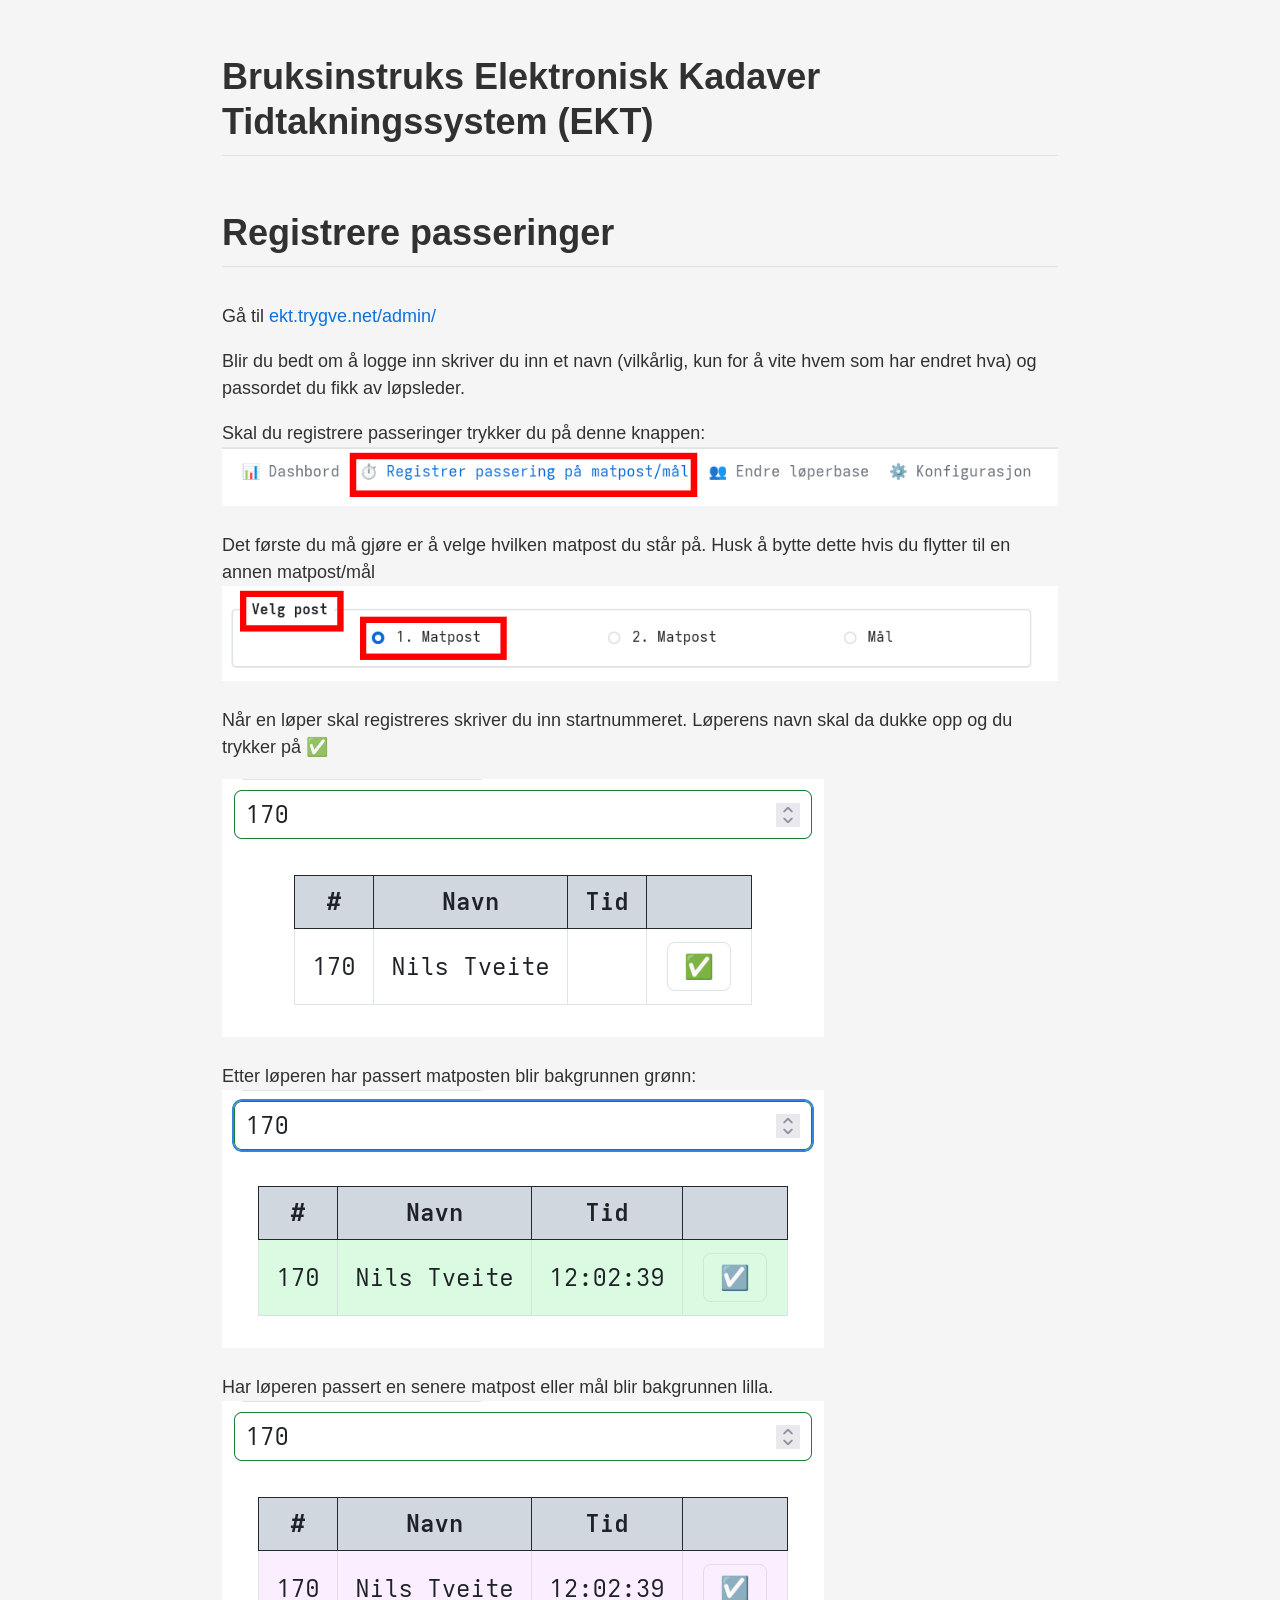
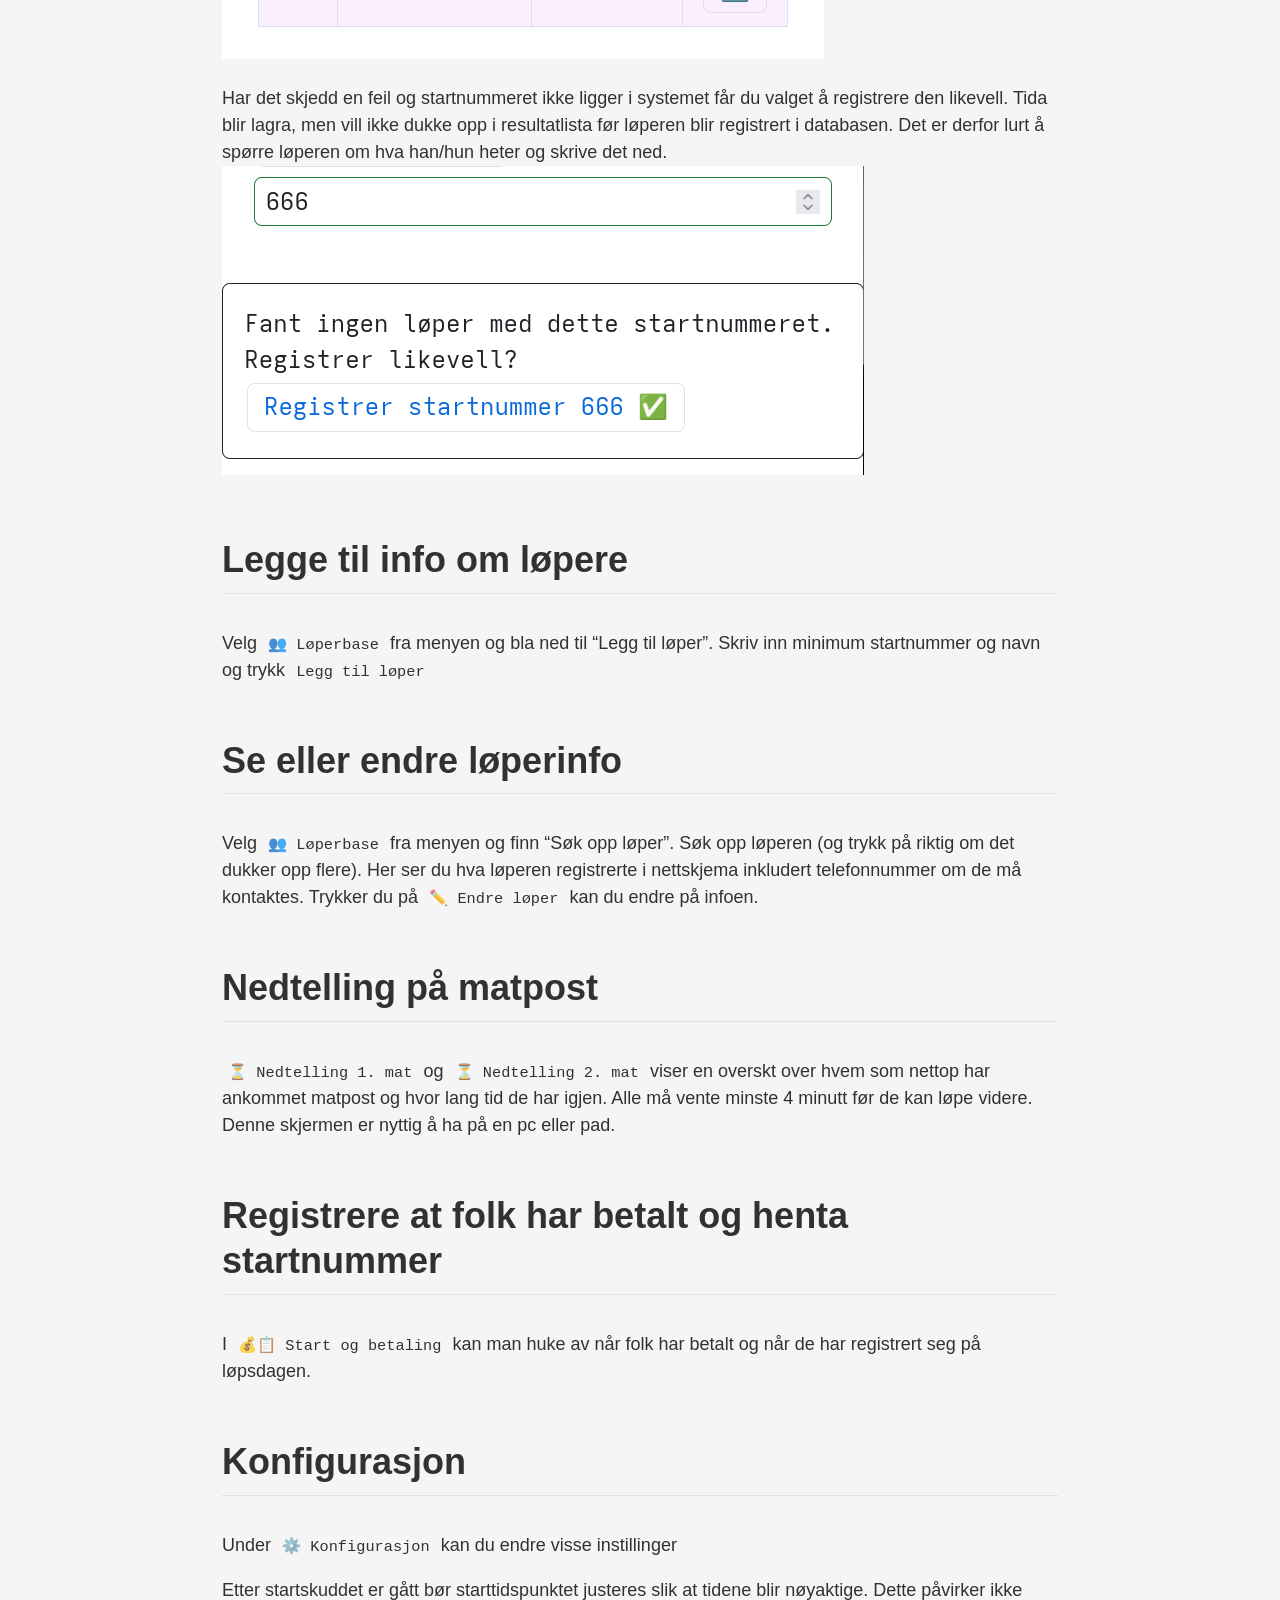
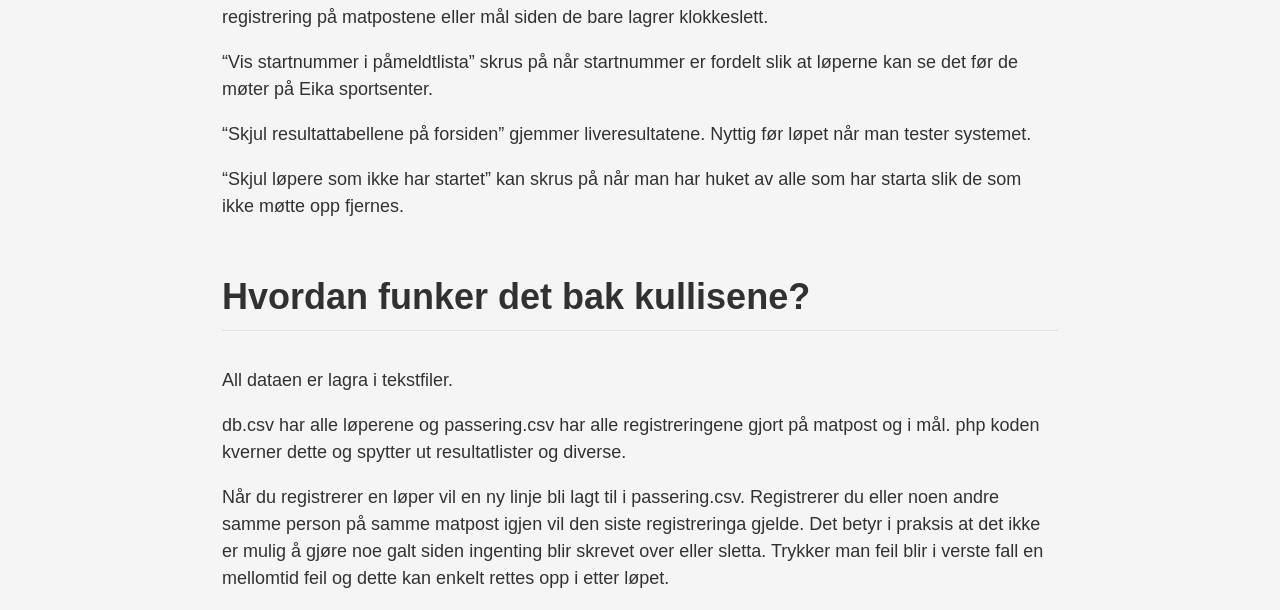
<file: instruks/index.html>
<!DOCTYPE html>
<html xmlns="http://www.w3.org/1999/xhtml">
<head>
  <meta charset="utf-8" />
  <meta name="generator" content="pandoc 3.12" />
  <meta name="viewport" content="width=device-width, initial-scale=1.0, user-scalable=yes" />
  <title>Bruksinstruks Elektronisk Kadaver Tidtakningssystem (EKT)</title>
  <style>

span.smallcaps{font-variant: small-caps;}
div.columns{display: flex; gap: 1.5em;}
div.column{flex: auto;}
@media screen {
div.columns{gap: min(4vw, 1.5em);}
div.column{overflow-x: auto;}
}
div.hanging-indent{margin-left: 1.5em; text-indent: -1.5em;}

ul.task-list[class]{list-style: none;}
ul.task-list li input[type="checkbox"] {
font-size: inherit;
width: 0.8em;
margin: 0 0.8em 0.2em -1.6em;
vertical-align: middle;
}
</style>
  <style type="text/css">@font-face {
font-family: fira-sans;
src: local("FiraSans-Regular");
}
@font-face {
font-family: fira-mono;
src: local("FiraMono-Regular");
}
@font-face {
font-family: color-emoji;
src: local("Noto Color Emoji"), local("Apple Color Emoji"), local("Segoe UI Emoji"), local("Segoe UI Symbol");
}
:root {
--text-color: #24292e;
--background-color: #ffffff;
--alt-background-color: #f6f8fa;
--link-color: #0366d6;
--blockquote-text-color: #6a737d;
--blockquote-border-color: #dfe2e5;
--header-border-color: #eaecef;
--hr-background-color: #e1e4e8;
--table-tr-border-color: #c6cbd1;
--table-td-border-color: #dfe2e5;
--kbd-text-color: #444d56;
--kbd-background-color: #fafbfc;
--kbd-border-color: #c6cbd1;
--kbd-shadow-color: #959da5;
--topbars-height: 0px;
}
* {
box-sizing: border-box;
}
html {
font-size: 16px;
}
body {
color: var(--text-color);
background-color: var(--background-color);
font-family: "Fira Sans", fira-sans, sans-serif, color-emoji;
line-height: 1.5;
word-wrap: break-word;
max-width: 980px;
margin: auto;
margin-top: var(--topbars-height);
padding: 0 4em;
}
body > :first-child {
margin-top: 0 !important;
}
@media screen and (max-width: 799px) {
html {
font-size: 14px;
}
body {
padding: 0 1em;
}
}
@media screen and (min-width: 1280px) {
html {
font-size: 18px;
}
}
a {
background-color: transparent;
color: var(--link-color);
text-decoration: none;
}
a:active,
a:hover {
outline-width: 0;
}
a:hover {
text-decoration: underline;
}
strong {
font-weight: bold;
}
img {
border-style: none;
}
hr {
box-sizing: content-box;
height: 0.25em;
padding: 0;
margin: 1.5em 0;
overflow: hidden;
background-color: var(--hr-background-color);
border: 0;
}
hr::before {
display: table;
content: "";
}
hr::after {
display: table;
clear: both;
content: "";
}
input {
font-family: inherit;
font-size: inherit;
line-height: inherit;
margin: 0;
overflow: visible;
}
[type="checkbox"] {
box-sizing: border-box;
padding: 0;
}
table {
border-spacing: 0;
border-collapse: collapse;
}
td,
th {
padding: 0;
}
h1,
h2,
h3,
h4,
h5,
h6 {
font-weight: bold;
margin: 0;
}
h1 {
font-size: 2em;
}
h2 {
font-size: 1.5em;
}
h3 {
font-size: 1.25em;
}
h4 {
font-size: 1em;
}
h5 {
font-size: 0.875em;
}
h6 {
font-size: 0.85em;
}
p {
margin-top: 0;
margin-bottom: 0.625em;
}
blockquote {
margin: 0;
}
ul,
ol {
padding-left: 0;
margin-top: 0;
margin-bottom: 0;
}
ol ol,
ul ol {
list-style-type: lower-roman;
}
ul ul ol,
ul ol ol,
ol ul ol,
ol ol ol {
list-style-type: lower-alpha;
}
dd {
margin-left: 0;
}
code,
kbd,
pre {
font-family: "Fira Mono", fira-mono, monospace, color-emoji;
font-size: 1em;
word-wrap: normal;
}
code {
border-radius: 0.1875em;
font-size: 0.85em;
padding: 0.2em 0.4em;
margin: 0;
}
pre {
margin-top: 0;
margin-bottom: 0;
font-size: 0.75em;
}
pre>code {
padding: 0;
margin: 0;
font-size: 1em;
word-break: normal;
white-space: pre;
background: transparent;
border: 0;
}
.highlight {
margin-bottom: 1em;
}
.highlight pre {
margin-bottom: 0;
word-break: normal;
}
.highlight pre,
pre {
padding: 1em;
overflow: auto;
font-size: 0.85em;
line-height: 1.5;
background-color: var(--alt-background-color);
border-radius: 0.1875em;
}
pre code {
background-color: transparent;
border: 0;
display: inline;
padding: 0;
margin: 0;
overflow: visible;
line-height: inherit;
word-wrap: normal;
}
.pl-0 {
padding-left: 0 !important;
}
.pl-1 {
padding-left: 0.25em !important;
}
.pl-2 {
padding-left: 0.5em !important;
}
.pl-3 {
padding-left: 1em !important;
}
.pl-4 {
padding-left: 1.5em !important;
}
.pl-5 {
padding-left: 2em !important;
}
.pl-6 {
padding-left: 2.5em !important;
}
.markdown-body::before {
display: table;
content: "";
}
.markdown-body::after {
display: table;
clear: both;
content: "";
}
.markdown-body>*:first-child {
margin-top: 0 !important;
}
.markdown-body>*:last-child {
margin-bottom: 0 !important;
}
a:not([href]) {
color: inherit;
text-decoration: none;
}
.anchor {
float: left;
padding-right: 0.25em;
margin-left: -1.25em;
line-height: 1;
}
.anchor:focus {
outline: none;
}
p,
blockquote,
ul,
ol,
dl,
table,
pre {
margin-top: 0;
margin-bottom: 1em;
}
blockquote {
padding: 0 1em;
color: var(--blockquote-text-color);
border-left: 0.25em solid var(--blockquote-border-color);
}
blockquote>:first-child {
margin-top: 0;
}
blockquote>:last-child {
margin-bottom: 0;
}
kbd {
display: inline-block;
padding: 0.1875em 0.3125em;
font-size: 0.6875em;
line-height: 1;
color: var(--kbd-text-color);
vertical-align: middle;
background-color: var(--kbd-background-color);
border: solid 1px var(--kbd-border-color);
border-bottom-color: var(--kbd-shadow-color);
border-radius: 3px;
box-shadow: inset 0 -1px 0 var(--kbd-shadow-color);;
}
h1,
h2,
h3,
h4,
h5,
h6 {
margin-top: 1.5em;
margin-bottom: 1em;
font-weight: bold;
line-height: 1.25;
}
h1:hover .anchor,
h2:hover .anchor,
h3:hover .anchor,
h4:hover .anchor,
h5:hover .anchor,
h6:hover .anchor {
text-decoration: none;
}
h1 {
padding-bottom: 0.3em;
font-size: 2em;
border-bottom: 1px solid var(--header-border-color);
}
h2 {
padding-bottom: 0.3em;
font-size: 1.5em;
border-bottom: 1px solid var(--header-border-color);
}
h3 {
font-size: 1.25em;
}
h4 {
font-size: 1em;
}
h5 {
font-size: 0.875em;
}
h6 {
font-size: 0.85em;
opacity: 0.67;
}
ul,
ol {
padding-left: 2em;
}
ul ul,
ul ol,
ol ol,
ol ul {
margin-top: 0;
margin-bottom: 0;
}
li {
overflow-wrap: break-word;
}
li>p {
margin-top: 1em;
}
li+li {
margin-top: 0.25em;
}
dl {
padding: 0;
}
dl dt {
padding: 0;
margin-top: 1em;
font-size: 1em;
font-style: italic;
font-weight: bold;
}
dl dd {
padding: 0 1em;
margin-bottom: 1em;
}
table {
display: block;
width: 100%;
overflow: auto;
}
table th {
font-weight: bold;
}
table th,
table td {
padding: 0.375em 0.8125em;
border: 1px solid var(--table-td-border-color);
}
table tr {
background-color: var(--background-color);
border-top: 1px solid var(--table-tr-border-color);
}
table tr:nth-child(2n) {
background-color: var(--alt-background-color);
}
img {
max-width: 100%;
box-sizing: content-box;
}
img[align=right] {
padding-left: 1.25em;
}
img[align=left] {
padding-right: 1.25em;
}
.task-list-item {
list-style-type: none;
}
.task-list-item+.task-list-item {
margin-top: 0.1875em;
}
.task-list-item input {
margin: 0 0.2em 0.25em -1.6em;
vertical-align: middle;
}

:root {
--text-color: rgba(0, 0, 0, 0.8);
--background-color: #f5f5f5;
--alt-background-color: #eeeeee;
--link-color: #0d71de;
--blockquote-text-color: #747e85;
--blockquote-border-color: #d6d8da;
--header-border-color: #e1e2e4;
--hr-background-color: #d8dadd;
--table-tr-border-color: #bdc1c6;
--table-td-border-color: #d6d8da;
--kbd-text-color: #4e585e;
--kbd-background-color: #f1f1f1;
--kbd-border-color: #bdc1c6;
--kbd-shadow-color: #8c939a;
}
@media (prefers-color-scheme: dark) {
:root {
--text-color: #eeeeee;
--background-color: #26262A;
--alt-background-color: #37373D;
--link-color: #b5daff;
--blockquote-text-color: #a8a8a6;
--blockquote-border-color: #4D4D55;
--header-border-color: #43434A;
--hr-background-color: #4B4B53;
--table-tr-border-color: #63636D;
--table-td-border-color: #4D4D55;
--kbd-text-color: #cececc;
--kbd-background-color: #3A3A40;
--kbd-border-color: #63636D;
--kbd-shadow-color: #91919B;
}
}
</style>
</head>
<body>
<header id="title-block-header">
<h1 class="title">Bruksinstruks Elektronisk Kadaver Tidtakningssystem (EKT)</h1>
</header>
<h1 id="registrere-passeringer">Registrere passeringer</h1>
<p>Gå til <a href="https://ekt.trygve.net/admin/">ekt.trygve.net/admin/</a></p>
<p>Blir du bedt om å logge inn skriver du inn et navn (vilkårlig, kun for å vite hvem som har endret hva) og passordet du fikk av løpsleder.</p>
<p>Skal du registrere passeringer trykker du på denne knappen: <img src="[data-uri]" /></p>
<p>Det første du må gjøre er å velge hvilken matpost du står på. Husk å bytte dette hvis du flytter til en annen matpost/mål <img src="[data-uri]" /></p>
<p>Når en løper skal registreres skriver du inn startnummeret. Løperens navn skal da dukke opp og du trykker på ✅️</p>
<p><img src="[data-uri]" /></p>
<p>Etter løperen har passert matposten blir bakgrunnen grønn: <img src="[data-uri]" /></p>
<p>Har løperen passert en senere matpost eller mål blir bakgrunnen lilla. <img src="[data-uri]" /></p>
<p>Har det skjedd en feil og startnummeret ikke ligger i systemet får du valget å registrere den likevell. Tida blir lagra, men vill ikke dukke opp i resultatlista før løperen blir registrert i databasen. Det er derfor lurt å spørre løperen om hva han/hun heter og skrive det ned. <img src="[data-uri]" /></p>
<h1 id="legge-til-info-om-løpere">Legge til info om løpere</h1>
<p>Velg <code>👥 Løperbase</code> fra menyen og bla ned til “Legg til løper”. Skriv inn minimum startnummer og navn og trykk <code>Legg til løper</code></p>
<h1 id="se-eller-endre-løperinfo">Se eller endre løperinfo</h1>
<p>Velg <code>👥 Løperbase</code> fra menyen og finn “Søk opp løper”. Søk opp løperen (og trykk på riktig om det dukker opp flere). Her ser du hva løperen registrerte i nettskjema inkludert telefonnummer om de må kontaktes. Trykker du på <code>✏️ Endre løper</code> kan du endre på infoen.</p>
<h1 id="nedtelling-på-matpost">Nedtelling på matpost</h1>
<p><code>⏳️ Nedtelling 1. mat</code> og <code>⏳️ Nedtelling 2. mat</code> viser en overskt over hvem som nettop har ankommet matpost og hvor lang tid de har igjen. Alle må vente minste 4 minutt før de kan løpe videre. Denne skjermen er nyttig å ha på en pc eller pad.</p>
<h1 id="registrere-at-folk-har-betalt-og-henta-startnummer">Registrere at folk har betalt og henta startnummer</h1>
<p>I <code>💰📋 Start og betaling</code> kan man huke av når folk har betalt og når de har registrert seg på løpsdagen.</p>
<h1 id="konfigurasjon">Konfigurasjon</h1>
<p>Under <code>⚙️ Konfigurasjon</code> kan du endre visse instillinger</p>
<p>Etter startskuddet er gått bør starttidspunktet justeres slik at tidene blir nøyaktige. Dette påvirker ikke registrering på matpostene eller mål siden de bare lagrer klokkeslett.</p>
<p>“Vis startnummer i påmeldtlista” skrus på når startnummer er fordelt slik at løperne kan se det før de møter på Eika sportsenter.</p>
<p>“Skjul resultattabellene på forsiden” gjemmer liveresultatene. Nyttig før løpet når man tester systemet.</p>
<p>“Skjul løpere som ikke har startet” kan skrus på når man har huket av alle som har starta slik de som ikke møtte opp fjernes.</p>
<h1 id="hvordan-funker-det-bak-kullisene">Hvordan funker det bak kullisene?</h1>
<p>All dataen er lagra i tekstfiler.</p>
<p>db.csv har alle løperene og passering.csv har alle registreringene gjort på matpost og i mål. php koden kverner dette og spytter ut resultatlister og diverse.</p>
<p>Når du registrerer en løper vil en ny linje bli lagt til i passering.csv. Registrerer du eller noen andre samme person på samme matpost igjen vil den siste registreringa gjelde. Det betyr i praksis at det ikke er mulig å gjøre noe galt siden ingenting blir skrevet over eller sletta. Trykker man feil blir i verste fall en mellomtid feil og dette kan enkelt rettes opp i etter løpet.</p>
</body>
</html>
</file>
